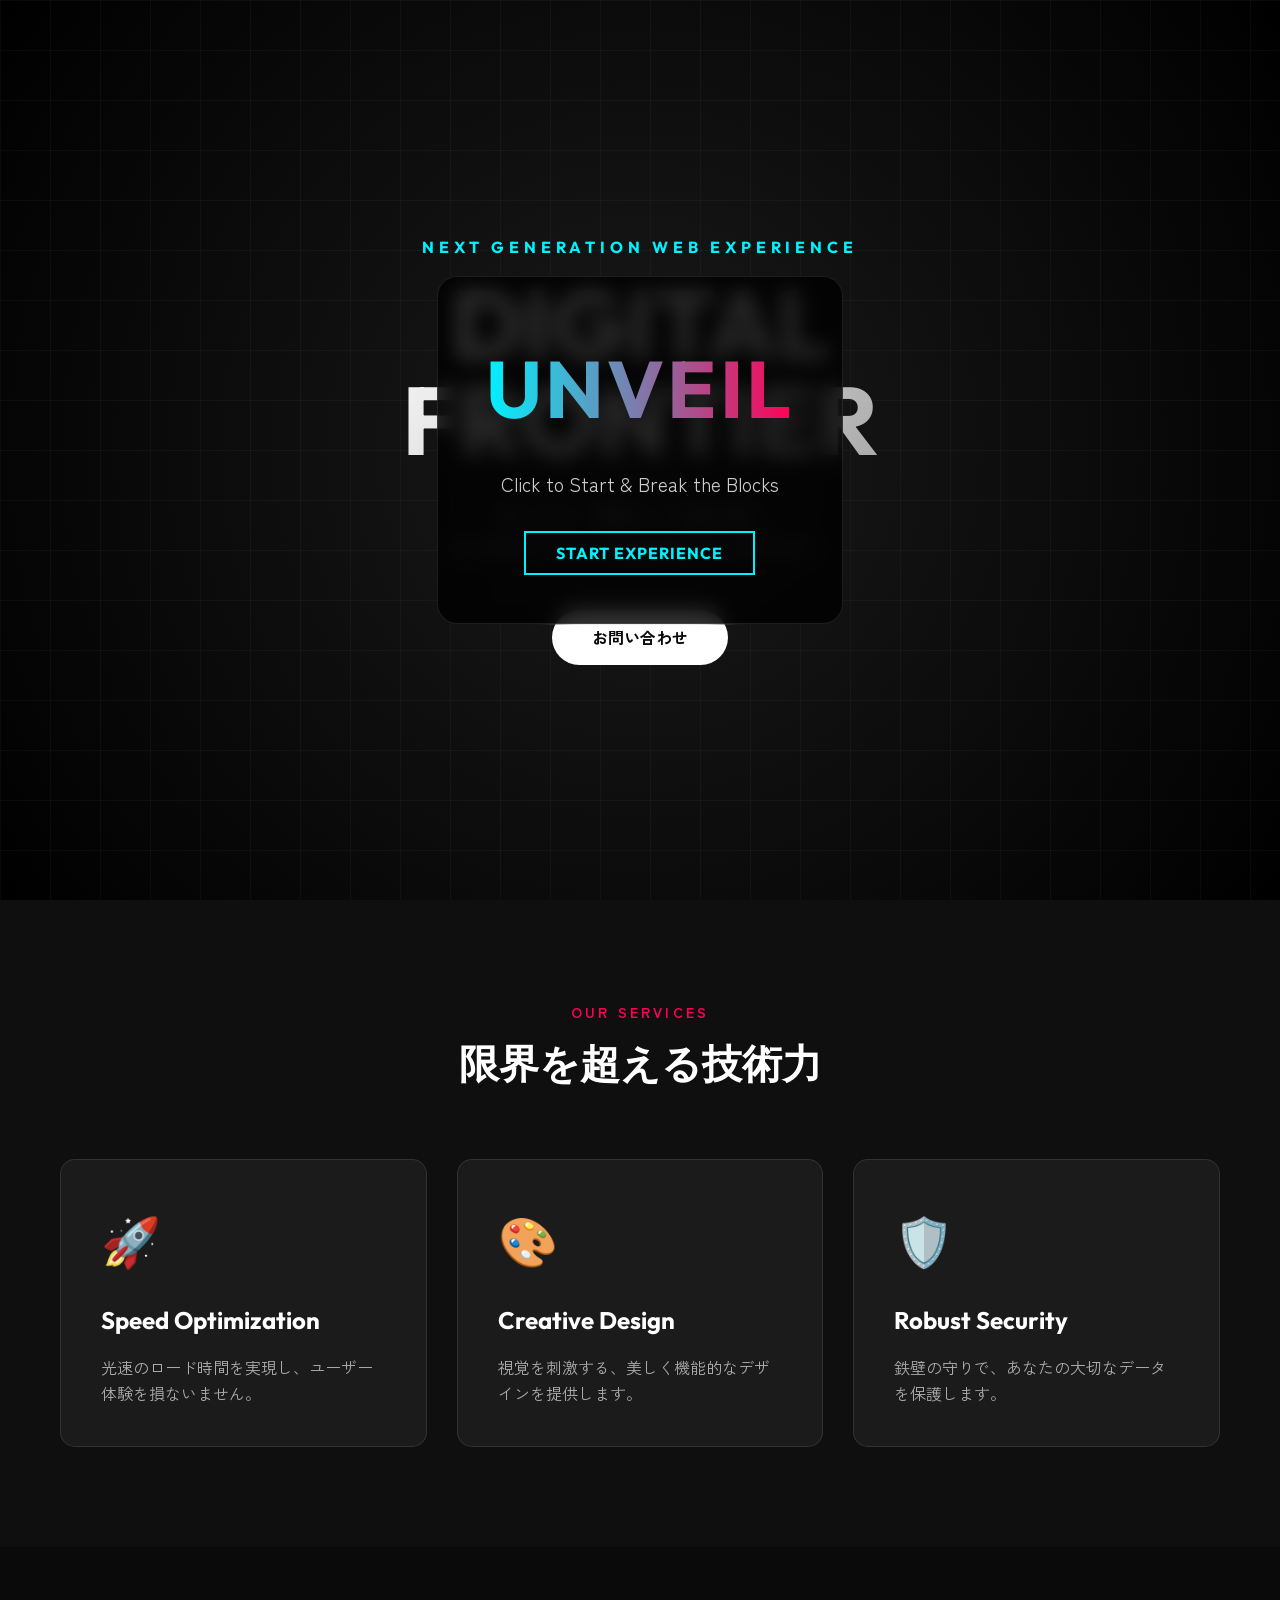
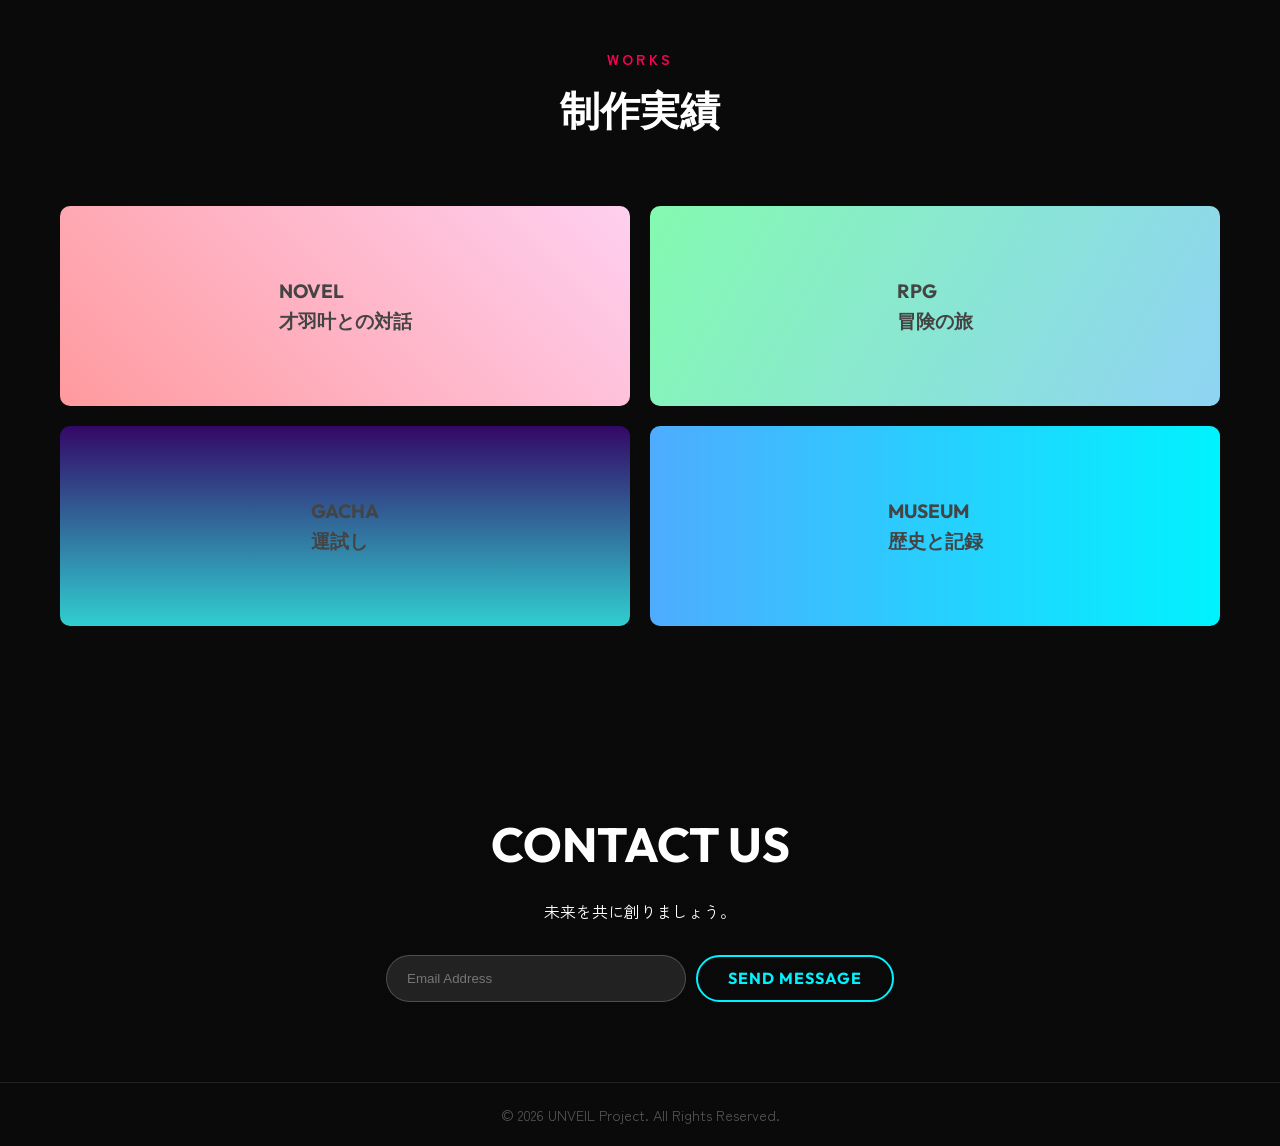
<file: index.html>
<!DOCTYPE html>
<html lang="ja">

<head>
    <meta charset="UTF-8">
    <meta name="viewport" content="width=device-width, initial-scale=1.0">
    <title>UNVEIL - Interactive Experience</title>
    <link rel="preconnect" href="https://fonts.googleapis.com">
    <link rel="preconnect" href="https://fonts.gstatic.com" crossorigin>
    <link
        href="https://fonts.googleapis.com/css2?family=Outfit:wght@300;500;700&family=Zen+Kaku+Gothic+New:wght@400;700&display=swap"
        rel="stylesheet">
    <link rel="stylesheet" href="style.css">
    <meta name="description" content="ブロックを崩して未来を体感せよ。Playable LP Concept.">
</head>

<body>

    <!-- Game Overlay -->
    <div id="game-overlay">
        <canvas id="game-canvas"></canvas>
        <div id="ui-layer">
            <div id="start-screen">
                <h1>UNVEIL</h1>
                <p>Click to Start & Break the Blocks</p>
                <button id="start-btn">START EXPERIENCE</button>
            </div>
            <div id="game-controls" class="hidden">
                <div class="score-board">SCORE: <span id="score">0</span></div>
                <button id="skip-btn">SKIP & REVEAL ALL</button>
            </div>
        </div>
    </div>

    <!-- Main Content (Hidden initially) -->
    <main id="main-content">
        <header class="hero">
            <div class="container">
                <h2 class="hero-subtitle">NEXT GENERATION WEB EXPERIENCE</h2>
                <h1 class="hero-title">DIGITAL<br>FRONTIER</h1>
                <p class="hero-text">
                    私たちは、常識という壁を壊し、<br>
                    まだ見ぬデジタルの地平線を切り拓きます。
                </p>
                <a href="#contact" class="cta-button">お問い合わせ</a>
            </div>
        </header>

        <section class="features">
            <div class="container">
                <div class="section-header">
                    <h3>OUR SERVICES</h3>
                    <h2>限界を超える技術力</h2>
                </div>
                <div class="feature-grid">
                    <div class="feature-card">
                        <div class="icon">🚀</div>
                        <h4>Speed Optimization</h4>
                        <p>光速のロード時間を実現し、ユーザー体験を損ないません。</p>
                    </div>
                    <div class="feature-card">
                        <div class="icon">🎨</div>
                        <h4>Creative Design</h4>
                        <p>視覚を刺激する、美しく機能的なデザインを提供します。</p>
                    </div>
                    <div class="feature-card">
                        <div class="icon">🛡️</div>
                        <h4>Robust Security</h4>
                        <p>鉄壁の守りで、あなたの大切なデータを保護します。</p>
                    </div>
                </div>
            </div>
        </section>

        <section class="gallery">
            <div class="container">
                <div class="section-header">
                    <h3>WORKS</h3>
                    <h2>制作実績</h2>
                </div>
                <!-- Placeholders for visual interest -->
                <div class="gallery-grid">
                    <a href="./novel/index.html" class="gallery-item item-1"><span>NOVEL<br>才羽叶との対話</span></a>
                    <a href="./rpg/index.html" class="gallery-item item-2"><span>RPG<br>冒険の旅</span></a>
                    <a href="./gacha/index.html" class="gallery-item item-3"><span>GACHA<br>運試し</span></a>
                    <a href="./museum/index.html" class="gallery-item item-4"><span>MUSEUM<br>歴史と記録</span></a>
                </div>
            </div>
        </section>

        <section id="contact" class="contact">
            <div class="container">
                <h2>CONTACT US</h2>
                <p>未来を共に創りましょう。</p>
                <form onsubmit="event.preventDefault(); alert('デモページのため送信されません');">
                    <input type="email" placeholder="Email Address" required>
                    <button type="submit">SEND MESSAGE</button>
                </form>
            </div>
        </section>

        <footer>
            <div class="container">
                <p>&copy; 2026 UNVEIL Project. All Rights Reserved.</p>
            </div>
        </footer>
    </main>

    <script src="script.js"></script>
</body>

</html>
</file>
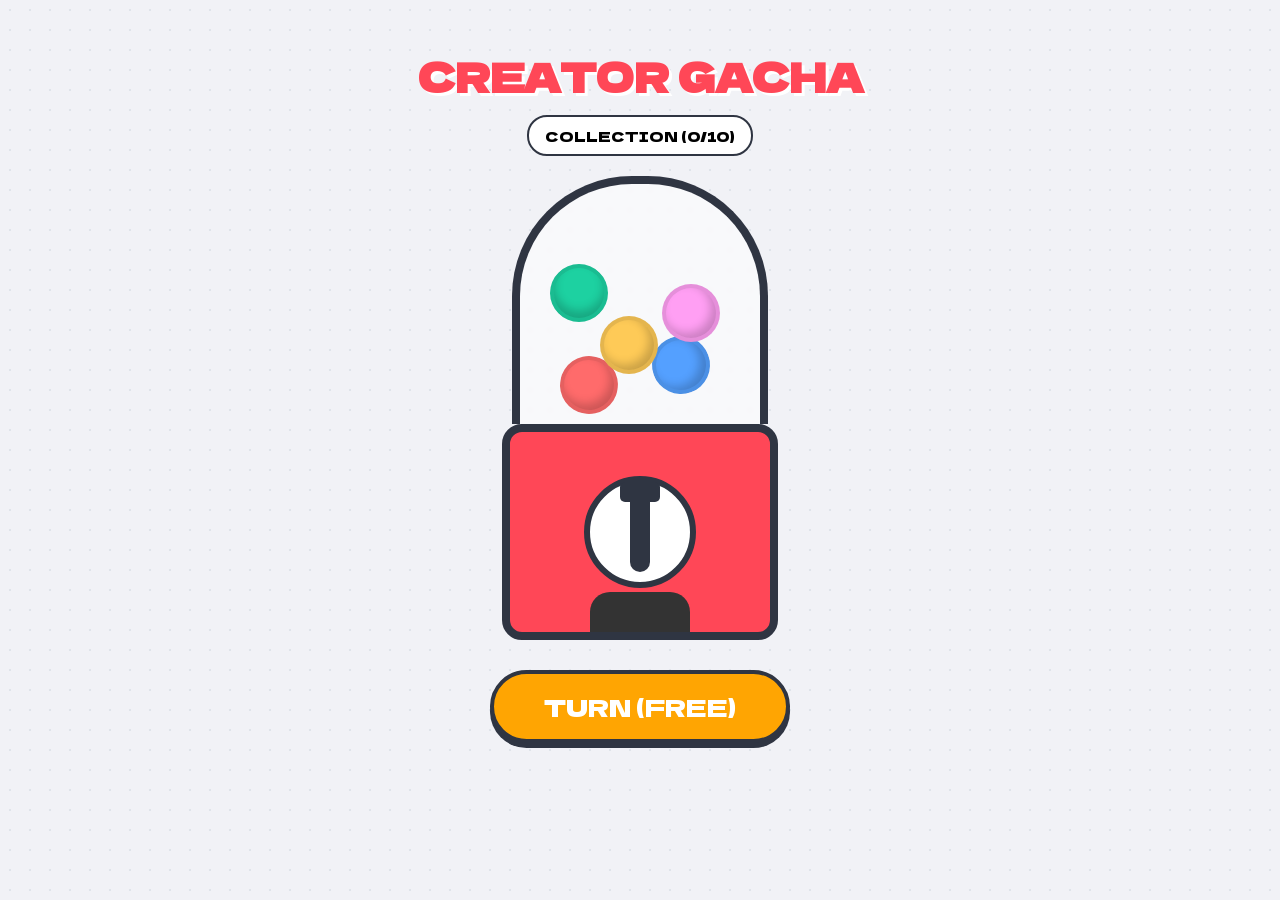
<file: gacha/index.html>
<!DOCTYPE html>
<html lang="ja">

<head>
    <meta charset="UTF-8">
    <meta name="viewport" content="width=device-width, initial-scale=1.0">
    <title>Portfolio Gacha</title>
    <link rel="preconnect" href="https://fonts.googleapis.com">
    <link rel="preconnect" href="https://fonts.gstatic.com" crossorigin>
    <link href="https://fonts.googleapis.com/css2?family=Dela+Gothic+One&family=M+PLUS+Rounded+1c:wght@700&display=swap"
        rel="stylesheet">
    <link rel="stylesheet" href="style.css">
</head>

<body>

    <div class="container">
        <header>
            <h1>CREATOR GACHA</h1>
            <button id="collection-btn">COLLECTION (<span id="collected-count">0</span>/<span
                    id="total-count">0</span>)</button>
        </header>

        <main id="gacha-screen">
            <div class="machine-container">
                <div class="machine-top">
                    <div class="glass-dome">
                        <div class="capsules">
                            <div class="capsule c1"></div>
                            <div class="capsule c2"></div>
                            <div class="capsule c3"></div>
                            <div class="capsule c4"></div>
                            <div class="capsule c5"></div>
                        </div>
                    </div>
                </div>
                <div class="machine-body">
                    <div class="handle-base">
                        <div id="handle" class="handle"></div>
                    </div>
                    <div class="exit-hole"></div>
                </div>
            </div>

            <button id="play-btn">TURN (FREE)</button>
        </main>

        <!-- Result Modal -->
        <div id="result-modal" class="modal hidden">
            <div class="modal-content">
                <div id="capsule-open-anim" class="hidden"></div>
                <div id="result-card" class="hidden">
                    <h2 id="result-rarity" class="ssr">SSR</h2>
                    <div id="result-image"></div> <!-- Placeholder for item icon -->
                    <h3 id="result-title">Title Here</h3>
                    <p id="result-desc">Description here...</p>
                    <button id="close-result" class="primary-btn">OK</button>
                </div>
            </div>
        </div>

        <!-- Collection Modal -->
        <div id="collection-modal" class="modal hidden">
            <div class="modal-content large">
                <h2>COLLECTION</h2>
                <div id="collection-grid">
                    <!-- Items injected here -->
                </div>
                <button id="close-collection" class="secondary-btn">CLOSE</button>
            </div>
        </div>

    </div>

    <script src="script.js"></script>
</body>

</html>
</file>
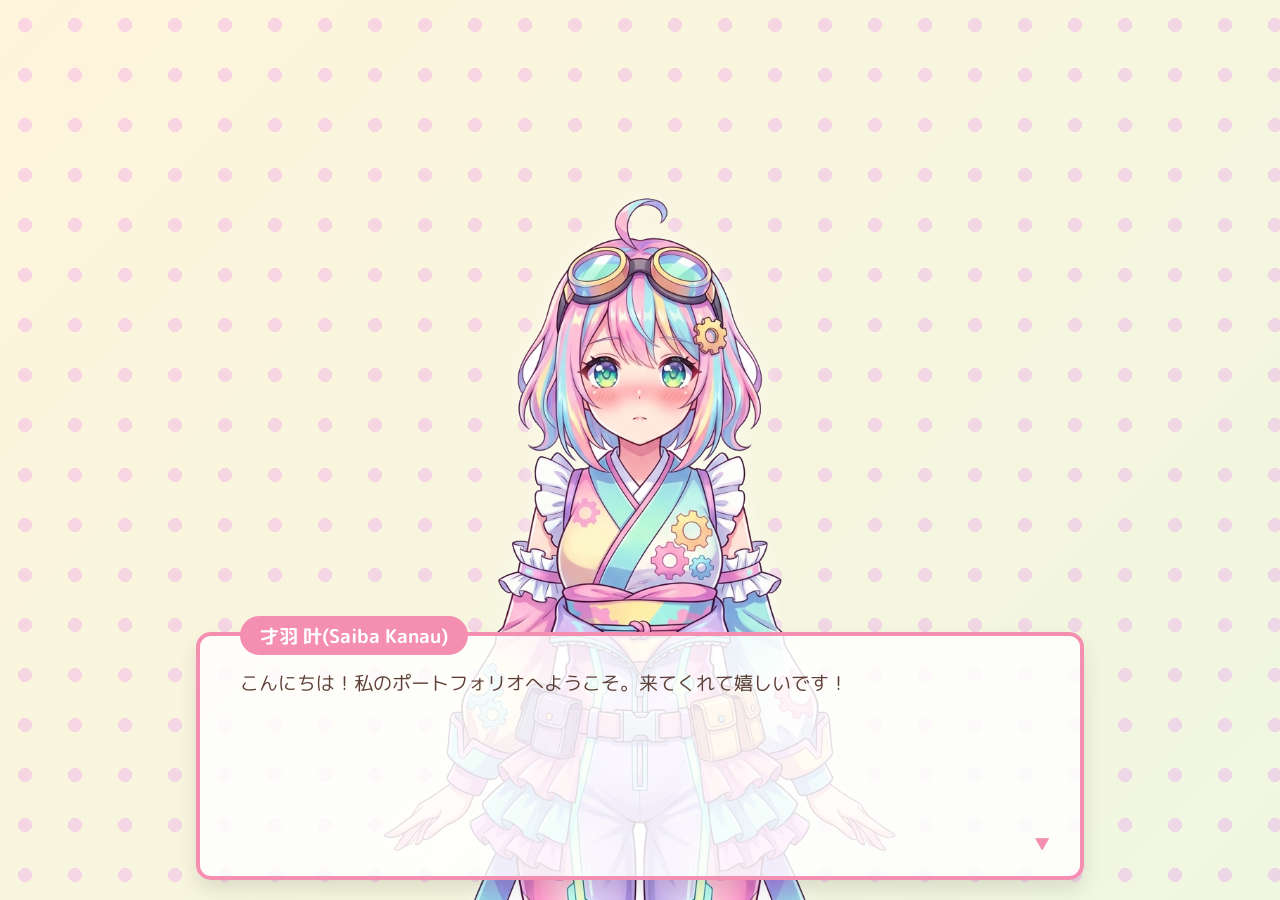
<file: novel/index.html>
<!DOCTYPE html>
<html lang="ja">

<head>
    <meta charset="UTF-8">
    <meta name="viewport" content="width=device-width, initial-scale=1.0">
    <title>Talk with Creator</title>
    <link rel="preconnect" href="https://fonts.googleapis.com">
    <link rel="preconnect" href="https://fonts.gstatic.com" crossorigin>
    <link href="https://fonts.googleapis.com/css2?family=M+PLUS+Rounded+1c:wght@400;700&display=swap" rel="stylesheet">
    <link rel="stylesheet" href="style.css">
</head>

<body>

    <div id="game-container">
        <!-- Background -->
        <div id="background"></div>

        <!-- Character -->
        <div id="character-container">
            <img id="character-img" src="character.png" alt="Character">
        </div>

        <!-- Dialogue Box -->
        <div id="dialogue-box">
            <div id="speaker-name">才羽 叶(Saiba Kanau)</div>
            <div id="dialogue-text"></div>
            <div id="next-indicator">▼</div>
        </div>

        <!-- Choice Container -->
        <div id="choices-container" class="hidden">
            <!-- Buttons injected by JS -->
        </div>
    </div>

    <script src="script.js"></script>
</body>

</html>
</file>
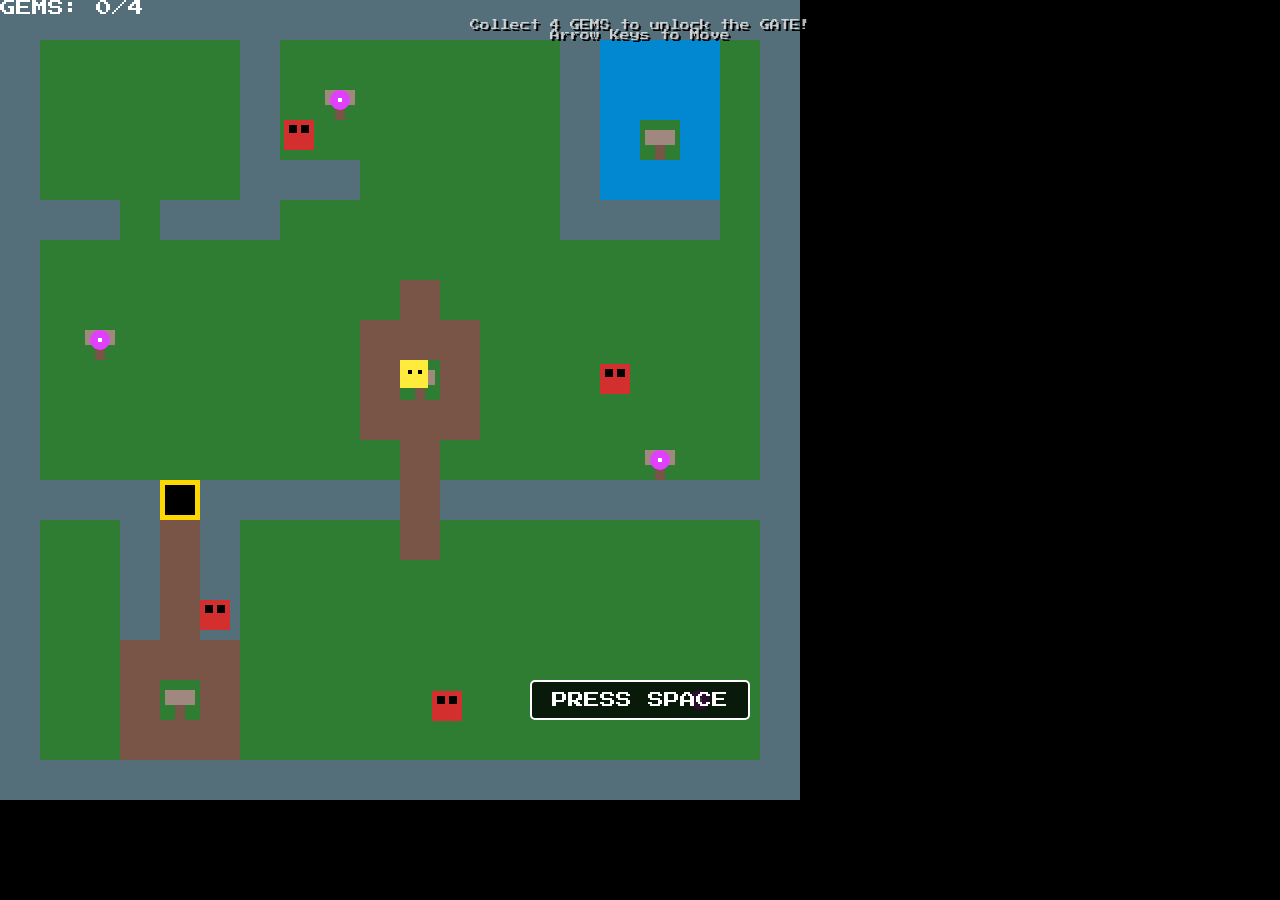
<file: rpg/index.html>
<!DOCTYPE html>
<html lang="ja">

<head>
    <meta charset="UTF-8">
    <meta name="viewport" content="width=device-width, initial-scale=1.0">
    <title>RPG Adventure - Portfolio</title>
    <link rel="preconnect" href="https://fonts.googleapis.com">
    <link rel="preconnect" href="https://fonts.gstatic.com" crossorigin>
    <link
        href="https://fonts.googleapis.com/css2?family=Press+Start+2P&family=Zen+Kaku+Gothic+New:wght@400;700&display=swap"
        rel="stylesheet">
    <link rel="stylesheet" href="style.css">
</head>

<body>

    <div id="game-container">
        <canvas id="game-canvas"></canvas>

        <!-- UI Overlay -->
        <div id="ui-layer">
            <div id="status-bar">
                <span id="gem-counter">GEMS: 0/4</span>
                <span id="hp-bar" class="hidden">HP: <span id="hp-val">3</span></span>
            </div>
            <div id="controls-hint">Collect 4 GEMS to unlock the GATE! <br> Arrow Keys to Move</div>
            <div id="interaction-prompt" class="hidden">PRESS SPACE</div>

            <!-- Mobile Controls -->
            <div id="mobile-controls">
                <div class="d-pad">
                    <button id="up-btn">▲</button>
                    <div class="horizontal">
                        <button id="left-btn">◀</button>
                        <button id="right-btn">▶</button>
                    </div>
                    <button id="down-btn">▼</button>
                </div>
                <button id="action-btn">A</button>
            </div>
        </div>
    </div>

    <!-- Content Modals (Dialogues) -->
    <div id="modal-overlay" class="hidden">
        <div id="modal-box">
            <h2 id="modal-title">TITLE</h2>
            <div id="modal-content">
                <!-- Dynamic Content Here -->
            </div>
            <button id="close-modal-btn">CLOSE</button>
        </div>
    </div>

    <script src="script.js"></script>
</body>

</html>
</file>
<file: style.css>
:root {
    --bg-color: #0a0a0a;
    --text-color: #ffffff;
    --accent-color: #00f2ff;
    --accent-secondary: #ff0055;
    --glass-bg: rgba(255, 255, 255, 0.05);
    --glass-border: rgba(255, 255, 255, 0.1);
    --font-heading: 'Outfit', sans-serif;
    --font-body: 'Zen Kaku Gothic New', sans-serif;
}

* {
    margin: 0;
    padding: 0;
    box-sizing: border-box;
}

body {
    background-color: var(--bg-color);
    color: var(--text-color);
    font-family: var(--font-body);
    line-height: 1.6;
    overflow-x: hidden;
    /* Avoid horizontal scroll */
}

/* --- Game Overlay & Canvas --- */
#game-overlay {
    position: fixed;
    top: 0;
    left: 0;
    width: 100%;
    height: 100%;
    z-index: 9999;
    pointer-events: none;
    /* Let clicks pass through if canvas is transparent, handled by JS */
}

#game-canvas {
    display: block;
    width: 100%;
    height: 100%;
    pointer-events: auto;
    /* Re-enable pointer events for the game */
}

/* UI Layer */
#ui-layer {
    position: absolute;
    top: 0;
    left: 0;
    width: 100%;
    height: 100%;
    pointer-events: none;
    display: flex;
    flex-direction: column;
    justify-content: center;
    align-items: center;
}

#start-screen {
    background: rgba(0, 0, 0, 0.8);
    backdrop-filter: blur(10px);
    padding: 3rem;
    border-radius: 20px;
    border: 1px solid var(--glass-border);
    text-align: center;
    pointer-events: auto;
    animation: fadeIn 1s ease-out;
}

#start-screen h1 {
    font-family: var(--font-heading);
    font-size: 5rem;
    background: linear-gradient(to right, var(--accent-color), var(--accent-secondary));
    -webkit-background-clip: text;
    -webkit-text-fill-color: transparent;
    margin-bottom: 1rem;
    letter-spacing: 0.2rem;
}

#start-screen p {
    font-size: 1.2rem;
    color: #ccc;
    margin-bottom: 2rem;
}

#game-controls {
    position: absolute;
    top: 20px;
    right: 20px;
    display: flex;
    gap: 20px;
    align-items: center;
    pointer-events: auto;
}

.hidden {
    display: none !important;
}

button {
    background: transparent;
    border: 2px solid var(--accent-color);
    color: var(--accent-color);
    padding: 10px 30px;
    font-family: var(--font-heading);
    font-weight: 700;
    font-size: 1rem;
    cursor: pointer;
    transition: all 0.3s ease;
    text-transform: uppercase;
    letter-spacing: 1px;
}

button:hover {
    background: var(--accent-color);
    color: #000;
    box-shadow: 0 0 20px rgba(0, 242, 255, 0.5);
}

#skip-btn {
    border-color: var(--accent-secondary);
    color: var(--accent-secondary);
}

#skip-btn:hover {
    background: var(--accent-secondary);
    color: #fff;
    box-shadow: 0 0 20px rgba(255, 0, 85, 0.5);
}

.score-board {
    font-family: var(--font-heading);
    font-size: 1.5rem;
    font-weight: 700;
    text-shadow: 0 0 10px rgba(0, 0, 0, 0.5);
}

/* --- Main Content (The "Prize") --- */
#main-content {
    /* Initially visible but covered by canvas opacity blocks */
    position: relative;
    z-index: 1;
}

.container {
    max-width: 1200px;
    margin: 0 auto;
    padding: 0 20px;
}

/* Hero Section */
.hero {
    height: 100vh;
    display: flex;
    align-items: center;
    justify-content: center;
    text-align: center;
    background: radial-gradient(circle at center, #1a1a1a 0%, #000 100%);
    position: relative;
}

.hero::after {
    content: '';
    position: absolute;
    top: 0;
    left: 0;
    right: 0;
    bottom: 0;
    background-image:
        linear-gradient(rgba(255, 255, 255, 0.03) 1px, transparent 1px),
        linear-gradient(90deg, rgba(255, 255, 255, 0.03) 1px, transparent 1px);
    background-size: 50px 50px;
    pointer-events: none;
}

.hero-subtitle {
    display: block;
    color: var(--accent-color);
    font-size: 1rem;
    letter-spacing: 0.3rem;
    margin-bottom: 1rem;
    font-family: var(--font-heading);
}

.hero-title {
    font-family: var(--font-heading);
    font-size: 6rem;
    line-height: 1;
    margin-bottom: 2rem;
    background: linear-gradient(135deg, #fff 0%, #aaa 100%);
    -webkit-background-clip: text;
    -webkit-text-fill-color: transparent;
}

.hero-text {
    font-size: 1.2rem;
    max-width: 600px;
    margin: 0 auto 3rem;
    color: #888;
}

.cta-button {
    display: inline-block;
    padding: 15px 40px;
    background: var(--text-color);
    color: var(--bg-color);
    text-decoration: none;
    font-weight: 700;
    border-radius: 30px;
    transition: transform 0.3s;
}

.cta-button:hover {
    transform: scale(1.05);
}

/* Features Section */
.features {
    padding: 100px 0;
    background: #0f0f0f;
}

.section-header {
    text-align: center;
    margin-bottom: 4rem;
}

.section-header h3 {
    color: var(--accent-secondary);
    letter-spacing: 0.2rem;
    font-size: 0.9rem;
    margin-bottom: 0.5rem;
}

.section-header h2 {
    font-size: 2.5rem;
    font-family: var(--font-heading);
}

.feature-grid {
    display: grid;
    grid-template-columns: repeat(auto-fit, minmax(300px, 1fr));
    gap: 30px;
}

.feature-card {
    background: var(--glass-bg);
    border: 1px solid var(--glass-border);
    padding: 40px;
    border-radius: 15px;
    transition: transform 0.3s;
}

.feature-card:hover {
    transform: translateY(-10px);
    border-color: var(--accent-color);
}

.feature-card .icon {
    font-size: 3rem;
    margin-bottom: 1.5rem;
}

.feature-card h4 {
    font-size: 1.5rem;
    margin-bottom: 1rem;
    font-family: var(--font-heading);
}

.feature-card p {
    color: #aaa;
}

/* Gallery Section */
.gallery {
    padding: 100px 0;
}

.gallery-grid {
    display: grid;
    grid-template-columns: repeat(2, 1fr);
    gap: 20px;
    min-height: 400px;
}

.gallery-item {
    background: #222;
    border-radius: 10px;
    display: flex;
    align-items: center;
    justify-content: center;
    font-family: var(--font-heading);
    font-size: 1.2rem;
    font-weight: bold;
    color: #444;
    transition: all 0.3s;
    background-size: cover;
    background-position: center;
    text-decoration: none;
    min-height: 200px;
    /* Ensure visibility */
}

.gallery-item:hover {
    color: #fff;
    box-shadow: inset 0 0 0 200px rgba(0, 0, 0, 0.5);
}

/* Mock Images using Gradients */
.item-1 {
    background-image: linear-gradient(45deg, #FF9A9E 0%, #FECFEF 99%, #FECFEF 100%);
}

.item-2 {
    background-image: linear-gradient(120deg, #84fab0 0%, #8fd3f4 100%);
}

.item-3 {
    background-image: linear-gradient(to top, #30cfd0 0%, #330867 100%);
}

.item-4 {
    background-image: linear-gradient(to right, #4facfe 0%, #00f2fe 100%);
}

/* Cyan Blue */

/* Contact */
.contact {
    padding: 80px 0;
    text-align: center;
    background: linear-gradient(rgba(0, 0, 0, 0.8), rgba(0, 0, 0, 0.8)), url('[data-uri]');
}

.contact h2 {
    font-size: 3rem;
    margin-bottom: 1rem;
    font-family: var(--font-heading);
}

.contact form {
    margin-top: 30px;
    display: flex;
    justify-content: center;
    gap: 10px;
}

.contact input {
    padding: 15px 20px;
    border-radius: 30px;
    border: none;
    width: 300px;
    background: rgba(255, 255, 255, 0.1);
    color: #fff;
    border: 1px solid rgba(255, 255, 255, 0.2);
}

.contact button {
    border-radius: 30px;
}

footer {
    padding: 20px 0;
    text-align: center;
    border-top: 1px solid #222;
    color: #555;
    font-size: 0.9rem;
}

/* Responsive */
@media (max-width: 768px) {
    .hero-title {
        font-size: 3rem;
    }

    .gallery-grid {
        grid-template-columns: 1fr;
        height: auto;
    }

    .gallery-item {
        height: 200px;
    }

    .contact form {
        flex-direction: column;
        align-items: center;
    }
}

@keyframes fadeIn {
    from {
        opacity: 0;
        transform: translateY(20px);
    }

    to {
        opacity: 1;
        transform: translateY(0);
    }
}
</file>
<file: gacha/style.css>
:root {
    --primary: #ff4757;
    --secondary: #2ed573;
    --accent: #ffa502;
    --bg: #f1f2f6;
    --text: #2f3542;
    --font-head: 'Dela Gothic One', cursive;
    --font-body: 'M PLUS Rounded 1c', sans-serif;
}

body {
    margin: 0;
    padding: 0;
    background-color: var(--bg);
    background-image: radial-gradient(#dfe4ea 1px, transparent 1px);
    background-size: 20px 20px;
    font-family: var(--font-body);
    color: var(--text);
    overflow-x: hidden;
}

.container {
    max-width: 600px;
    margin: 0 auto;
    padding: 20px;
    text-align: center;
}

header {
    margin-bottom: 20px;
}

h1 {
    font-family: var(--font-head);
    font-size: 2.5rem;
    color: var(--primary);
    text-shadow: 3px 3px 0 #fff;
    margin-bottom: 10px;
}

button {
    font-family: var(--font-head);
    border: none;
    cursor: pointer;
    transition: transform 0.1s;
}

button:active {
    transform: scale(0.95);
}

#collection-btn {
    background: #fff;
    border: 2px solid var(--text);
    padding: 8px 16px;
    border-radius: 20px;
    font-size: 0.9rem;
}

/* --- Machine Graphics (CSS) --- */
.machine-container {
    position: relative;
    width: 300px;
    margin: 0 auto 30px;
}

.machine-top {
    width: 240px;
    height: 240px;
    background: #a29bfe;
    /* Dome back */
    border-radius: 120px 120px 0 0;
    margin: 0 auto;
    position: relative;
    border: 8px solid var(--text);
    border-bottom: none;
    overflow: hidden;
    background: rgba(255, 255, 255, 0.5);
    backdrop-filter: blur(2px);
}

.glass-dome {
    width: 100%;
    height: 100%;
    position: relative;
}

/* Capsules inside */
.capsule {
    width: 50px;
    height: 50px;
    border-radius: 50%;
    position: absolute;
    border: 4px solid rgba(0, 0, 0, 0.1);
    box-shadow: inset -5px -5px 10px rgba(0, 0, 0, 0.2);
}

.c1 {
    background: #ff6b6b;
    bottom: 10px;
    left: 40px;
    transform: rotate(10deg);
}

.c2 {
    background: #54a0ff;
    bottom: 30px;
    right: 50px;
    transform: rotate(-20deg);
}

.c3 {
    background: #feca57;
    bottom: 50px;
    left: 80px;
}

.c4 {
    background: #1dd1a1;
    top: 80px;
    left: 30px;
    transform: rotate(45deg);
}

.c5 {
    background: #ff9ff3;
    top: 100px;
    right: 40px;
}

.machine-body {
    width: 260px;
    height: 200px;
    background: var(--primary);
    margin: 0 auto;
    border: 8px solid var(--text);
    border-radius: 20px;
    position: relative;
    z-index: 10;
    display: flex;
    flex-direction: column;
    align-items: center;
    justify-content: center;
}

.handle-base {
    width: 100px;
    height: 100px;
    background: #fff;
    border-radius: 50%;
    border: 6px solid var(--text);
    position: relative;
    display: flex;
    justify-content: center;
    align-items: center;
}

.handle {
    width: 20px;
    height: 80px;
    background: var(--text);
    border-radius: 10px;
    position: absolute;
    transition: transform 1s cubic-bezier(0.68, -0.55, 0.27, 1.55);
}

.handle::after {
    content: '';
    position: absolute;
    top: -10px;
    left: -10px;
    width: 40px;
    height: 20px;
    background: var(--text);
    border-radius: 5px;
}

.spin {
    transform: rotate(360deg);
}

.exit-hole {
    width: 100px;
    height: 40px;
    background: #333;
    border-radius: 20px 20px 0 0;
    margin-top: 20px;
    position: absolute;
    bottom: 0;
}

/* Play Button */
#play-btn {
    background: var(--accent);
    color: #fff;
    font-size: 1.5rem;
    padding: 15px 50px;
    border-radius: 50px;
    border: 4px solid var(--text);
    box-shadow: 0 5px 0 var(--text);
}

#play-btn:active {
    box-shadow: 0 2px 0 var(--text);
    transform: translateY(3px);
}

#play-btn:disabled {
    background: #ccc;
    cursor: not-allowed;
    box-shadow: none;
    transform: translateY(5px);
}

/* --- Modals --- */
.modal {
    position: fixed;
    top: 0;
    left: 0;
    width: 100%;
    height: 100%;
    background: rgba(0, 0, 0, 0.8);
    display: flex;
    justify-content: center;
    align-items: center;
    z-index: 100;
}

.modal-content {
    background: #fff;
    padding: 30px;
    border-radius: 20px;
    text-align: center;
    max-width: 90%;
    width: 350px;
    border: 6px solid var(--text);
    box-shadow: 10px 10px 0 rgba(0, 0, 0, 0.2);
    animation: popIn 0.3s cubic-bezier(0.175, 0.885, 0.32, 1.275);
}

.large {
    width: 500px;
    max-height: 80vh;
    overflow-y: auto;
}

@keyframes popIn {
    from {
        transform: scale(0.5);
        opacity: 0;
    }

    to {
        transform: scale(1);
        opacity: 1;
    }
}

.hidden {
    display: none !important;
}

/* Result Styles */
.ssr {
    color: #fed330;
    font-size: 2rem;
}

.sr {
    color: #a55eea;
}

.r {
    color: #4b6584;
}

#result-title {
    font-size: 1.5rem;
    margin: 10px 0;
}

#result-desc {
    color: #777;
    margin-bottom: 20px;
}

.primary-btn {
    background: var(--primary);
    color: #fff;
    padding: 10px 30px;
    border-radius: 20px;
    border: 3px solid var(--text);
}

.secondary-btn {
    background: #ccc;
    color: #333;
    padding: 10px 20px;
    border-radius: 20px;
    border: 3px solid #666;
}

/* Collection Grid */
#collection-grid {
    display: grid;
    grid-template-columns: repeat(auto-fill, minmax(80px, 1fr));
    gap: 15px;
    margin: 20px 0;
}

.collection-item {
    aspect-ratio: 1;
    background: #eee;
    border-radius: 10px;
    display: flex;
    align-items: center;
    justify-content: center;
    border: 2px solid #ddd;
    font-weight: bold;
    color: #aaa;
    font-size: 0.8rem;
    position: relative;
    cursor: pointer;
}

.collection-item.unlocked {
    background: #fff;
    border-color: var(--secondary);
    color: var(--text);
    box-shadow: 0 4px 0 rgba(0, 0, 0, 0.1);
}

.collection-item.ssr.unlocked {
    border-color: #fed330;
    background: #fffbe7;
}

.new-badge {
    position: absolute;
    top: -5px;
    right: -5px;
    background: var(--primary);
    color: #fff;
    font-size: 10px;
    padding: 2px 5px;
    border-radius: 5px;
}
</file>
<file: novel/style.css>
:root {
    --bg-color: #fce4ec;
    /* Pastel Pink */
    --box-bg: rgba(255, 255, 255, 0.85);
    --text-color: #5d4037;
    /* Warm Brown */
    --accent-color: #f48fb1;
    /* Soft Pink Accent */
    --font-main: 'M PLUS Rounded 1c', sans-serif;
}

body {
    margin: 0;
    padding: 0;
    font-family: var(--font-main);
    overflow: hidden;
    background: #000;
}

#game-container {
    position: relative;
    width: 100vw;
    height: 100vh;
    display: flex;
    justify-content: center;
    align-items: center;
    background: linear-gradient(135deg, #fff0f5 0%, #e1f5fe 100%);
    /* Pastel Gradient */
    overflow: hidden;
}

#background {
    position: absolute;
    top: 0;
    left: 0;
    width: 100%;
    height: 100%;
    /* Polka dot pattern */
    background-image: radial-gradient(#f8bbd0 20%, transparent 20%);
    background-color: #fff9c4;
    /* Light Yellow */
    background-position: 0 0, 25px 25px;
    background-size: 50px 50px;
    opacity: 0.5;
    z-index: 0;
}

/* --- Character (Image) --- */
#character-container {
    position: absolute;
    bottom: -20px;
    left: 50%;
    transform: translateX(-50%);
    width: auto;
    height: auto;
    z-index: 10;
    transition: transform 0.3s ease;
}

#character-img {
    max-height: 80vh;
    width: auto;
    filter: drop-shadow(0 0 10px rgba(255, 255, 255, 0.5));
}

/* --- UI --- */
#dialogue-box {
    position: absolute;
    bottom: 20px;
    width: 90%;
    max-width: 800px;
    height: 180px;
    background: var(--box-bg);
    border: 4px solid var(--accent-color);
    border-radius: 15px;
    padding: 30px 40px;
    box-shadow: 0 10px 20px rgba(0, 0, 0, 0.1);
    z-index: 20;
    display: flex;
    flex-direction: column;
}

#speaker-name {
    position: absolute;
    top: -20px;
    left: 40px;
    background: var(--accent-color);
    color: #fff;
    padding: 5px 20px;
    border-radius: 20px;
    font-weight: bold;
    font-size: 1.2rem;
}

#dialogue-text {
    font-size: 1.2rem;
    line-height: 1.8;
    color: var(--text-color);
    white-space: pre-wrap;
}

#next-indicator {
    position: absolute;
    bottom: 20px;
    right: 30px;
    color: var(--accent-color);
    animation: bounce 1s infinite;
    cursor: pointer;
}

@keyframes bounce {

    0%,
    100% {
        transform: translateY(0);
    }

    50% {
        transform: translateY(5px);
    }
}

/* --- Choices --- */
#choices-container {
    position: absolute;
    top: 50%;
    left: 50%;
    transform: translate(-50%, -50%);
    display: flex;
    flex-direction: column;
    gap: 15px;
    z-index: 30;
    width: 80%;
    max-width: 500px;
}

.choice-btn {
    background: #fff;
    border: 3px solid var(--accent-color);
    border-radius: 50px;
    padding: 15px 30px;
    font-size: 1.2rem;
    color: var(--text-color);
    font-family: var(--font-main);
    cursor: pointer;
    transition: all 0.2s;
    text-align: center;
    box-shadow: 0 5px 10px rgba(0, 0, 0, 0.1);
}

.choice-btn:hover {
    background: var(--accent-color);
    color: #fff;
    transform: scale(1.05);
}

.hidden {
    display: none !important;
}
</file>
<file: rpg/style.css>
:root {
    --bg-color: #202020;
    --modal-bg: #0000a0;
    /* Classic RPG Blue */
    --border-color: #fff;
    --text-color: #fff;
}

* {
    margin: 0;
    padding: 0;
    box-sizing: border-box;
}

body {
    background-color: var(--bg-color);
    color: var(--text-color);
    font-family: 'Press Start 2P', cursive;
    overflow: hidden;
    /* Game handles view */
    height: 100vh;
    touch-action: none;
    /* Prevent scroll on mobile */
}

#game-container {
    position: relative;
    width: 100%;
    height: 100%;
    display: flex;
    justify-content: center;
    align-items: center;
    background: #000;
}

canvas {
    image-rendering: pixelated;
    /* Crisp pixels */
    box-shadow: 0 0 20px rgba(0, 0, 0, 0.5);
}

#ui-layer {
    position: absolute;
    top: 0;
    left: 0;
    width: 100%;
    height: 100%;
    pointer-events: none;
}

#controls-hint {
    position: absolute;
    top: 20px;
    width: 100%;
    text-align: center;
    color: rgba(255, 255, 255, 0.7);
    font-size: 10px;
    text-shadow: 2px 2px #000;
}

#interaction-prompt {
    position: absolute;
    bottom: 20%;
    left: 50%;
    transform: translateX(-50%);
    background: rgba(0, 0, 0, 0.8);
    padding: 10px 20px;
    border: 2px solid #fff;
    border-radius: 5px;
    animation: bounce 1s infinite;
}

.hidden {
    display: none !important;
}

@keyframes bounce {

    0%,
    100% {
        transform: translateX(-50%) translateY(0);
    }

    50% {
        transform: translateX(-50%) translateY(-5px);
    }
}

/* Modals */
#modal-overlay {
    position: fixed;
    top: 0;
    left: 0;
    width: 100%;
    height: 100%;
    background: rgba(0, 0, 0, 0.5);
    display: flex;
    justify-content: center;
    align-items: center;
    pointer-events: auto;
    z-index: 100;
}

#modal-box {
    background: var(--modal-bg);
    border: 4px solid var(--border-color);
    border-radius: 5px;
    padding: 20px;
    width: 90%;
    max-width: 600px;
    max-height: 80vh;
    overflow-y: auto;
    box-shadow: 5px 5px 0px rgba(0, 0, 0, 0.5);
    display: flex;
    flex-direction: column;
}

#modal-title {
    font-size: 1.2rem;
    margin-bottom: 20px;
    text-align: center;
    color: #ffeb3b;
    text-shadow: 2px 2px #000;
    border-bottom: 2px solid #fff;
    padding-bottom: 10px;
}

#modal-content {
    font-family: 'Zen Kaku Gothic New', sans-serif;
    /* Readable font for content */
    font-size: 1rem;
    line-height: 1.6;
    margin-bottom: 20px;
}

#close-modal-btn {
    align-self: flex-end;
    background: #fff;
    color: #000;
    border: 2px solid #000;
    padding: 10px 20px;
    font-family: 'Press Start 2P', cursive;
    cursor: pointer;
}

#close-modal-btn:hover {
    background: #ccc;
}

/* Mobile Controls */
#mobile-controls {
    display: none;
    position: absolute;
    bottom: 20px;
    width: 100%;
    height: 150px;
    pointer-events: auto;
}

@media (max-width: 768px) {
    #mobile-controls {
        display: flex;
        justify-content: space-between;
        padding: 0 20px;
    }
}

.d-pad {
    display: flex;
    flex-direction: column;
    align-items: center;
    width: 120px;
}

.d-pad .horizontal {
    display: flex;
    gap: 40px;
}

.d-pad button {
    width: 40px;
    height: 40px;
    background: rgba(255, 255, 255, 0.2);
    border: 1px solid rgba(255, 255, 255, 0.5);
    color: #fff;
    font-size: 12px;
    border-radius: 5px;
}

.d-pad button:active {
    background: rgba(255, 255, 255, 0.5);
}

#action-btn {
    width: 60px;
    height: 60px;
    border-radius: 50%;
    background: rgba(255, 0, 0, 0.2);
    border: 1px solid rgba(255, 0, 0, 0.5);
    color: #fff;
    font-size: 14px;
    margin-right: 20px;
    align-self: center;
}

#action-btn:active {
    background: rgba(255, 0, 0, 0.5);
}
</file>
